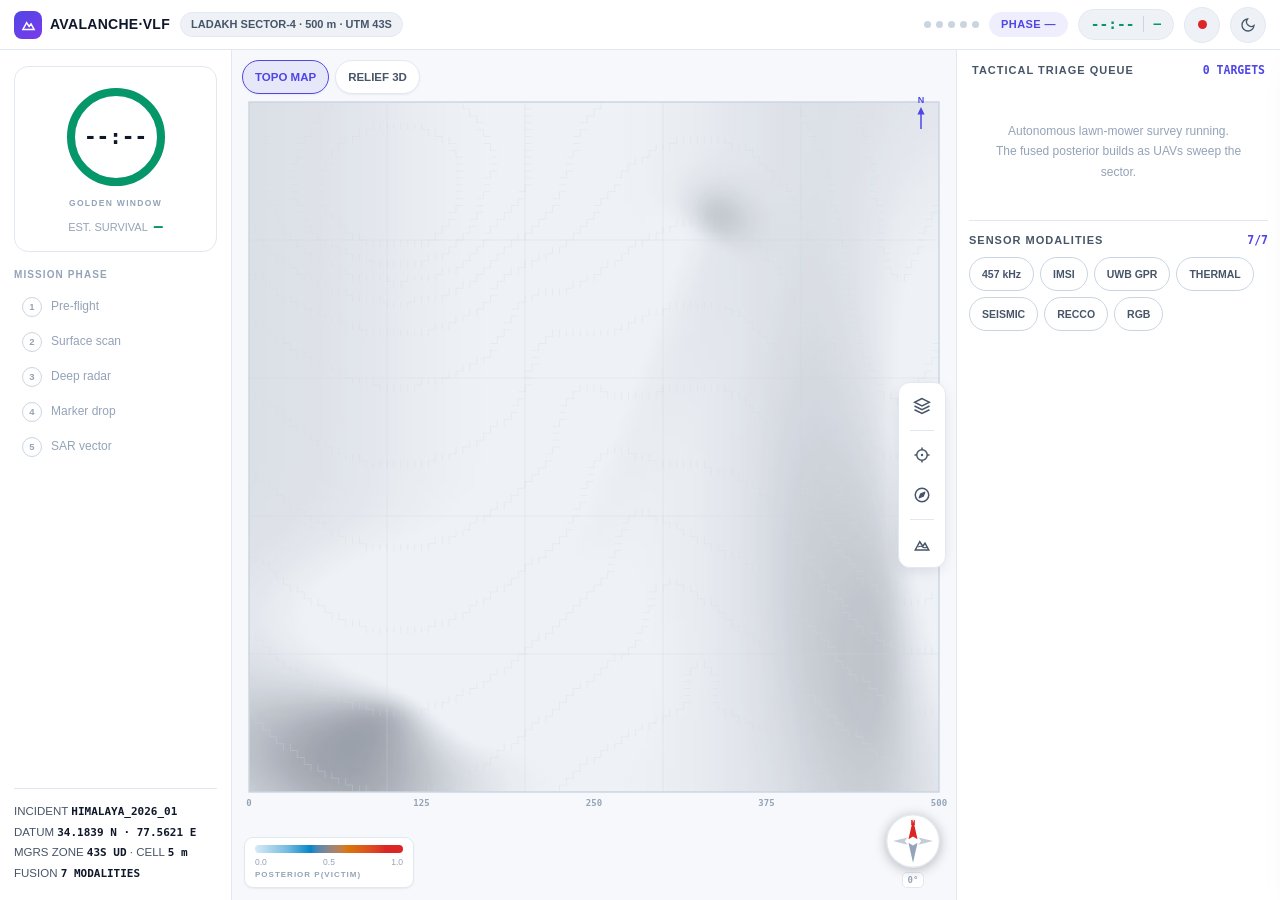
<file: frontend/index.html>
<!DOCTYPE html>
<html lang="en">
<head>
<meta charset="UTF-8">
<meta name="viewport" content="width=device-width, initial-scale=1.0, viewport-fit=cover">
<meta name="theme-color" content="#f6f8fb" media="(prefers-color-scheme: light)">
<meta name="theme-color" content="#0b1120" media="(prefers-color-scheme: dark)">
<title>AVALANCHE-VLF | Tactical SAR Command</title>
<link rel="stylesheet" href="css/app.css">
</head>
<body>
<header class="topbar">
    <div class="logo">
        <span class="logo-mark"><svg viewBox="0 0 24 24" fill="none" stroke="currentColor" stroke-width="2.4"><path d="M3 20l6-11 4 6 3-4 5 9z"/></svg></span>
        <span>AVALANCHE·VLF</span>
    </div>
    <span class="chip hide-m">LADAKH SECTOR-4 · 500 m · UTM 43S</span>
    <div class="t-space"></div>
    <div class="phase-dots hide-m" id="phaseDots"></div>
    <span class="phase-chip" id="phaseChip">PHASE —</span>
    <div class="golden-pill" id="goldenPill">
        <span class="gp-item"><span class="gp-time" id="gTime">--:--</span></span>
        <span class="gp-sep hide-m"></span>
        <span class="gp-item hide-m"><span class="gp-surv" id="gSurv">—</span></span>
    </div>
    <button class="link-dot-btn offline" id="linkBtn" aria-label="Telemetry link status" title="LINK OFFLINE"><i></i></button>
    <button class="icon-btn" id="themeBtn" aria-label="Toggle day / night theme">
        <svg id="thMoon" viewBox="0 0 24 24" fill="none" stroke="currentColor" stroke-width="2"><path d="M21 12.79A9 9 0 1 1 11.21 3 7 7 0 0 0 21 12.79z"/></svg>
        <svg id="thSun" viewBox="0 0 24 24" fill="none" stroke="currentColor" stroke-width="2" style="display:none"><circle cx="12" cy="12" r="4"/><path d="M12 2v2m0 16v2M4.93 4.93l1.41 1.41m11.32 11.32 1.41 1.41M2 12h2m16 0h2M4.93 19.07l1.41-1.41M17.66 6.34l1.41-1.41"/></svg>
    </button>
</header>

<div class="shell">
    <!-- Context rail (wide desktop) -->
    <aside class="ctx-rail">
        <div class="ring-card" id="ringCard">
            <div class="ring-wrap">
                <svg width="108" height="108" viewBox="0 0 108 108">
                    <circle class="ring-bg" cx="54" cy="54" r="45"/>
                    <circle class="ring-fg" id="ringFg" cx="54" cy="54" r="45" stroke-dasharray="282.74" stroke-dashoffset="0"/>
                </svg>
                <div class="ring-center">
                    <div class="ring-time" id="gTimeRing">--:--</div>
                </div>
            </div>
            <div class="ring-sub">Golden window</div>
            <div class="surv-row">EST. SURVIVAL <span class="surv-val" id="gSurvRing">—</span></div>
        </div>
        <div>
            <div class="rail-title">Mission Phase</div>
            <div class="phase-list" id="phaseList"></div>
        </div>
        <div class="meta-block">
            INCIDENT <b>HIMALAYA_2026_01</b><br>
            DATUM <b>34.1839 N · 77.5621 E</b><br>
            MGRS ZONE <b>43S UD</b> · CELL <b>5 m</b><br>
            FUSION <b id="fusionCount">7 MODALITIES</b>
        </div>
    </aside>

    <!-- Map pane -->
    <main class="map-pane" id="mapPane">
        <canvas id="cv2d"></canvas>
        <canvas id="cv3d"></canvas>

        <div class="map-toolbar">
            <button class="tool-chip on" id="chipPlan" aria-label="Switch to topographic map view">TOPO MAP</button>
            <button class="tool-chip" id="chipRelief" aria-label="Switch to 3D relief view">RELIEF 3D</button>
        </div>

        <!-- Unified GIS control bar -->
        <nav class="gis-bar" id="gisBar" aria-label="Map controls">
            <button class="gis-btn" id="tbLayers" aria-label="Layer management" aria-expanded="false" data-tip="LAYERS">
                <svg viewBox="0 0 24 24" fill="none" stroke="currentColor" stroke-width="2"><path d="M12 2L2 7l10 5 10-5-10-5zM2 17l10 5 10-5M2 12l10 5 10-5"/></svg>
            </button>
            <div class="gis-sep"></div>
            <button class="gis-btn green" id="tbRecenter" aria-label="Recenter on victim clusters" data-tip="RECENTER EXTENTS">
                <svg viewBox="0 0 24 24" fill="none" stroke="currentColor" stroke-width="2"><circle cx="12" cy="12" r="7"/><path d="M12 2v3M12 19v3M2 12h3M19 12h3"/><circle cx="12" cy="12" r="1.6" fill="currentColor" stroke="none"/></svg>
            </button>
            <button class="gis-btn" id="tbNorth" aria-label="Reset north-up orientation" data-tip="NORTH-UP RESET">
                <svg viewBox="0 0 24 24" fill="none" stroke="currentColor" stroke-width="2"><circle cx="12" cy="12" r="9"/><path d="M15.5 8.5l-2 5-5 2 2-5 5-2z" fill="currentColor" stroke-linejoin="round"/></svg>
            </button>
            <div class="gis-sep"></div>
            <button class="gis-btn" id="tbSlope" aria-label="Toggle slope shading and contour isolines" aria-pressed="false" data-tip="CONTOURS &amp; SLOPE">
                <svg viewBox="0 0 24 24" fill="none" stroke="currentColor" stroke-width="2"><path d="M3 20l6-11 4 6 3-4 5 9H3z"/><path d="M7 16c2-1.4 4-1.4 6 0s4 1.4 6 0" stroke-width="1.4"/></svg>
            </button>
        </nav>

        <!-- Layer management popover -->
        <div class="popover" id="layersPop" role="dialog" aria-label="Layer management">
            <div class="pop-title">Sensor Modality Layers
                <button class="pop-close" id="popClose" aria-label="Close layer panel">×</button>
            </div>
            <label class="check-row"><input type="checkbox" id="lyVlf" checked><span class="check-dot" style="background:var(--uav-a)"></span>407/457 MHz VLF</label>
            <label class="check-row"><input type="checkbox" id="lyGpr" checked><span class="check-dot" style="background:#38bdf8"></span>UWB GPR</label>
            <label class="check-row"><input type="checkbox" id="lyThermal" checked><span class="check-dot" style="background:var(--p2)"></span>LWIR Thermal</label>
            <label class="check-row"><input type="checkbox" id="lyRecco" checked><span class="check-dot" style="background:var(--uav-b)"></span>RECCO Harmonic</label>
            <label class="check-row"><input type="checkbox" id="lyRgb" checked><span class="check-dot" style="background:var(--ok)"></span>Optical RGB</label>
            <div class="pop-divider"></div>
            <div class="slider-row">
                FUSION
                <input type="range" id="fusionOpacity" min="0" max="100" value="100" aria-label="Fusion probability layer opacity">
                <span class="slider-val" id="fusionOpacityVal">100%</span>
            </div>
            <div class="pop-divider"></div>
            <div class="switch-row">UTM / MGRS Grid
                <span class="switch"><input type="checkbox" id="swGrid" checked aria-label="Toggle UTM grid"><span class="track"></span><span class="knob"></span></span>
            </div>
            <div class="switch-row">Contour Lines
                <span class="switch"><input type="checkbox" id="swContours" checked aria-label="Toggle contour lines"><span class="track"></span><span class="knob"></span></span>
            </div>
            <div class="switch-row">Search Drone Vectors
                <span class="switch"><input type="checkbox" id="swVectors" checked aria-label="Toggle drone vectors"><span class="track"></span><span class="knob"></span></span>
            </div>
        </div>

        <!-- Posterior probability ramp -->
        <div class="ramp" id="rampLegend" aria-hidden="true">
            <div class="ramp-bar"></div>
            <div class="ramp-ticks"><span>0.0</span><span>0.5</span><span>1.0</span></div>
            <div class="ramp-cap">Posterior P(victim)</div>
        </div>

        <!-- Orientation gizmo (corner compass) -->
        <button class="orient-gizmo" id="orientGizmo" aria-label="Reset view to north-up"
                title="North-up reset — click to reorient">
            <svg viewBox="0 0 64 64" width="58" height="58">
                <circle cx="32" cy="32" r="29" fill="var(--surface)" stroke="var(--border)" stroke-width="1.5"/>
                <g id="gizmoRose" style="transform-origin:32px 32px">
                    <path d="M32 8 L37 30 L32 27 L27 30 Z" fill="#dc2626"/>
                    <path d="M32 56 L37 34 L32 37 L27 34 Z" fill="var(--ink-3)"/>
                    <path d="M10 32 L26 28 L23 32 L26 36 Z" fill="var(--ink-3)" opacity=".55"/>
                    <path d="M54 32 L38 28 L41 32 L38 36 Z" fill="var(--ink-3)" opacity=".55"/>
                </g>
                <text x="32" y="14.5" text-anchor="middle" font-size="7" font-weight="800"
                      fill="var(--p1)" font-family="ui-monospace,monospace">N</text>
            </svg>
            <span class="gizmo-tilt" id="gizmoTilt">0°</span>
        </button>
    </main>

    <!-- Triage column (desktop / tablet-wide) -->
    <aside class="right-col">
        <div class="rc-head"><h2>Tactical Triage Queue</h2><span id="qCount">0 TARGETS</span></div>
        <div class="rc-scroll">
            <div id="queueDesk"></div>
            <div class="sensor-block">
                <div class="rc-head" style="padding:0 0 8px"><h2>Sensor Modalities</h2><span id="sCount">7/7</span></div>
                <div class="sensor-grid" id="sensorsDesk"></div>
            </div>
        </div>
    </aside>
</div>

<!-- Mobile / tablet persistent bottom sheet -->
<div class="sheet-backdrop" id="sheetBackdrop"></div>
<section class="sheet" id="targetSheet" aria-label="Target queue and sensors">
    <button class="sheet-grip" id="sheetGrip" aria-label="Expand or collapse panel"><span></span></button>
    <div class="sheet-peek" id="sheetPeekRow">
        <span class="peek-label">NEXT<br>TARGET</span>
        <span class="peek-target" id="peekTarget"><span class="peek-empty">Survey running — posterior building…</span></span>
        <svg class="peek-chev" width="16" height="16" viewBox="0 0 24 24" fill="none" stroke="currentColor" stroke-width="2.4"><path d="M18 15l-6-6-6 6"/></svg>
    </div>
    <div class="sheet-body">
        <div class="sheet-section-title" style="border-top:none;margin-top:0;padding-top:2px">Tactical Triage Queue · <span id="qCountSheet">0</span></div>
        <div id="queueSheet"></div>
        <div class="sheet-section-title">Sensor Modalities · <span id="sCountSheet">7/7 NOMINAL</span></div>
        <div class="sensor-grid" id="sensorsSheet" style="padding:0 2px 4px"></div>
    </div>
</section>

<!-- Non-blocking DSP telemetry drawer -->
<div class="drawer-backdrop" id="drawerBackdrop"></div>
<aside class="dsp-drawer" id="dspDrawer" role="dialog" aria-label="DSP telemetry inspector">
    <div class="d-head">
        <div>
            <h3 id="mTitle">TARGET ANALYTICS</h3>
            <div class="d-sub" id="mSub"></div>
        </div>
        <div class="d-actions">
            <button class="d-close" id="mFocusBtn" aria-label="Focus map on target" title="Focus map on target">
                <svg width="15" height="15" viewBox="0 0 24 24" fill="none" stroke="currentColor" stroke-width="2"><circle cx="12" cy="12" r="7"/><path d="M12 2v3M12 19v3M2 12h3M19 12h3"/></svg>
            </button>
            <button class="d-close" id="mClose" aria-label="Close inspector">×</button>
        </div>
    </div>
    <div class="d-body">
        <div class="dsp-grid">
            <div class="d-card">
                <h4>Airborne Micro-Doppler Respiration</h4>
                <canvas id="dopCv"></canvas>
                <div class="d-foot"><span>STATUS: <b class="ok" id="dStat">SCANNING</b></span><span>FREQ: <b id="dFreq">—</b></span></div>
            </div>
            <div class="d-card">
                <h4>Subsurface GPR Hyperbolic Reflection</h4>
                <canvas id="gprCv"></canvas>
                <div class="d-foot"><span>TWO-WAY TIME: <b id="dTwt">—</b></span><span>DEPTH Z: <b class="info" id="mDepth">—</b></span></div>
            </div>
        </div>
        <div class="d-card">
            <h4>Dielectric Permittivity Contrast ε<sub>r</sub></h4>
            <div class="perm-track"><div class="perm-fill" id="permFill"></div></div>
            <div class="perm-lbls"><span>Dry snow ≈ 3.2</span><span>Rock / ice ≈ 6–9</span><span class="hot">Human tissue ≈ 50–55</span></div>
            <div style="font-size:10.5px;color:var(--ink-2);margin-top:7px" id="permNote"></div>
        </div>
        <div class="dir-box">
            <div>APPROACH AZIMUTH<br><b id="mAz">—</b></div>
            <div>MARKER STATUS<br><b class="go" id="mMk">STANDBY</b></div>
        </div>
        <button class="focus-btn" id="focusTargetBtn">
            <svg width="13" height="13" viewBox="0 0 24 24" fill="none" stroke="currentColor" stroke-width="2"><circle cx="12" cy="12" r="7"/><path d="M12 2v3M12 19v3M2 12h3M19 12h3"/></svg>
            FOCUS MAP ON TARGET
        </button>
    </div>
</aside>

<script src="vendor/three.min.js"></script>
<script src="vendor/OrbitControls.js"></script>
<script src="link_state.js"></script>
<script src="js/dem.js"></script>
<script src="js/fusion.js"></script>
<script src="js/map2d.js"></script>
<script src="js/relief3d.js"></script>
<script src="js/app.js"></script>
</body>
</html>
</file>
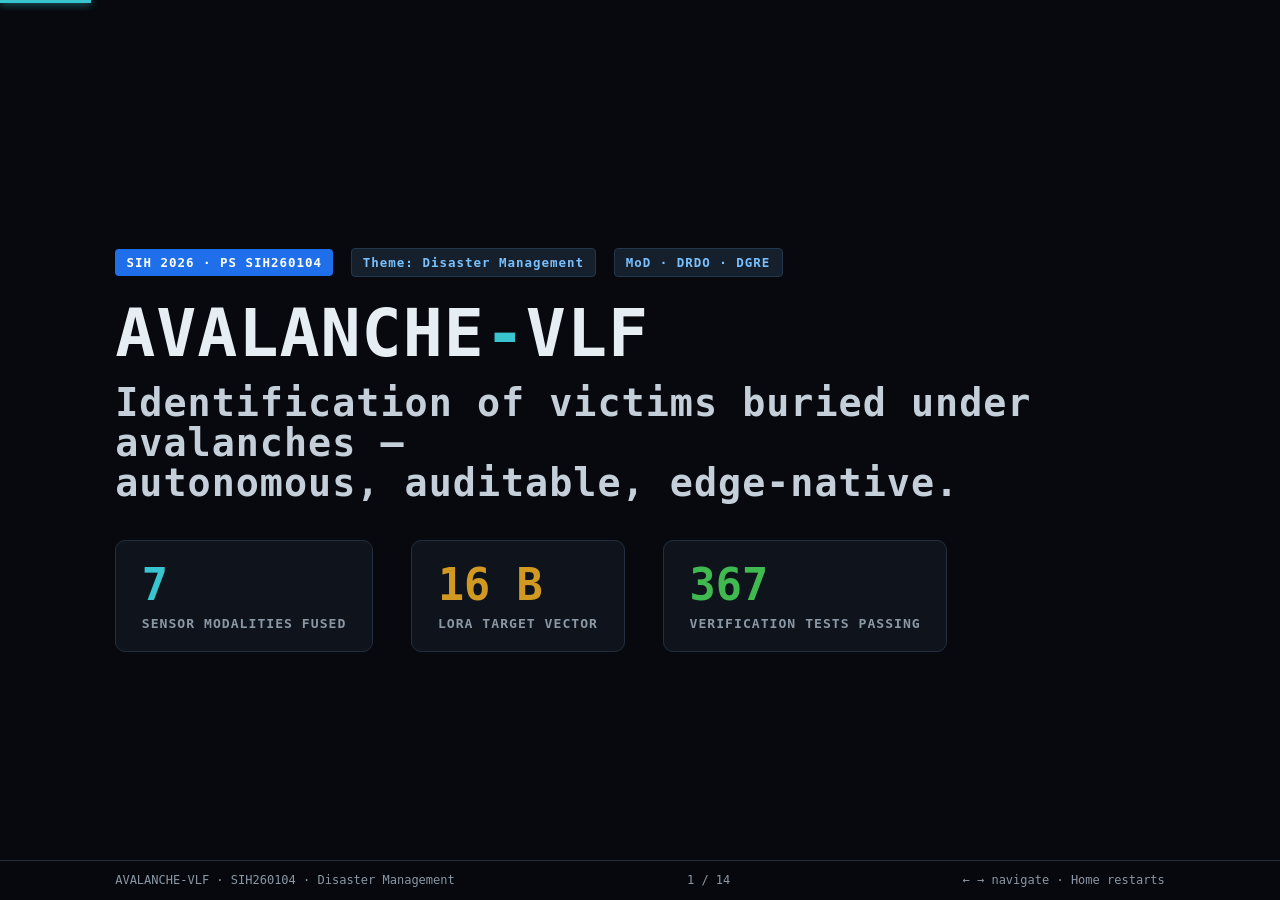
<file: presentation/sih2026_deck.html>
<!DOCTYPE html>
<html lang="en">
<head>
<meta charset="UTF-8">
<meta name="viewport" content="width=device-width, initial-scale=1.0">
<title>AVALANCHE-VLF — SIH260104</title>
<style>
    :root {
        --bg: #07090e; --panel: #0f141c; --border: #232f3e;
        --text: #e6edf3; --muted: #8a97a5;
        --accent: #39c5cf; --p1: #f85149; --gold: #d29922; --green: #3fb950; --violet: #bc8cff;
    }
    * { box-sizing: border-box; margin: 0; padding: 0;
        font-family: -apple-system, BlinkMacSystemFont, "Segoe UI", Roboto, monospace; }
    body { background: var(--bg); color: var(--text); height: 100vh; overflow: hidden; }

    .deck { position: relative; width: 100vw; height: 100vh; }
    .slide {
        position: absolute; inset: 0;
        display: none; flex-direction: column; justify-content: center;
        padding: 6vh 9vw;
    }
    .slide.active { display: flex; animation: fadein 0.35s ease; }
    @keyframes fadein { from { opacity: 0; transform: translateY(8px); } to { opacity: 1; transform: none; } }

    .kicker { font-size: clamp(0.7rem, 1.4vw, 0.85rem); font-weight: 800; letter-spacing: 2.5px;
              color: var(--accent); text-transform: uppercase; margin-bottom: 1.6vh; }
    h1 { font-size: clamp(2.2rem, 5.2vw, 4.2rem); font-weight: 900; letter-spacing: 1px; line-height: 1.05; }
    h2 { font-size: clamp(1.5rem, 3.2vw, 2.6rem); font-weight: 850; margin-bottom: 3.5vh; line-height: 1.15; }
    h2 em, h1 em { color: var(--accent); font-style: normal; }
    p, li { font-size: clamp(0.95rem, 1.9vw, 1.25rem); color: #c4cfd9; line-height: 1.55; }
    ul { list-style: none; }
    li { margin-bottom: 1.6vh; padding-left: 1.4em; position: relative; }
    li::before { content: "▸"; position: absolute; left: 0; color: var(--accent); font-weight: 900; }
    strong { color: #fff; }
    .mono { font-family: ui-monospace, Menlo, Consolas, monospace; }

    .cols { display: grid; grid-template-columns: 1fr 1fr; gap: 4vw; align-items: start; }
    .stat-row { display: flex; gap: 3vw; margin-top: 4vh; flex-wrap: wrap; }
    .stat { background: var(--panel); border: 1px solid var(--border); border-radius: 10px;
            padding: 2.2vh 2vw; min-width: 16vw; }
    .stat .num { font-size: clamp(1.6rem, 3.4vw, 2.8rem); font-weight: 900; color: var(--p1); }
    .stat .num.g { color: var(--green); } .stat .num.a { color: var(--gold); } .stat .num.c { color: var(--accent); }
    .stat .lbl { font-size: clamp(0.68rem, 1.2vw, 0.82rem); color: var(--muted); text-transform: uppercase;
                 letter-spacing: 1px; margin-top: 0.6vh; font-weight: 700; }

    table { width: 100%; border-collapse: collapse; font-size: clamp(0.78rem, 1.5vw, 1rem); }
    th { text-align: left; color: var(--muted); text-transform: uppercase; font-size: 0.72em;
         letter-spacing: 1px; padding: 0.8em 0.9em; border-bottom: 1px solid var(--border); }
    td { padding: 0.75em 0.9em; border-bottom: 1px solid rgba(35, 47, 62, 0.5); color: #c4cfd9; }
    td:first-child { color: #fff; font-weight: 700; }
    tr:last-child td { border-bottom: none; }

    .flow { display: flex; gap: 1.2vw; margin-top: 2vh; flex-wrap: wrap; }
    .node { background: var(--panel); border: 1px solid var(--border); border-radius: 8px;
            padding: 1.8vh 1.4vw; font-size: clamp(0.72rem, 1.4vw, 0.92rem); font-weight: 700;
            flex: 1; min-width: 12vw; text-align: center; }
    .node span { display: block; color: var(--muted); font-weight: 400; font-size: 0.82em; margin-top: 0.5vh; }
    .arrow { align-self: center; color: var(--accent); font-size: 1.4rem; font-weight: 900; }

    .badge { display: inline-block; background: #1f6feb; color: #fff; font-size: clamp(0.65rem, 1.2vw, 0.78rem);
             font-weight: 800; padding: 0.45em 0.9em; border-radius: 4px; letter-spacing: 1px; margin-right: 0.6vw; }
    .badge.dark { background: #16202c; color: #79c0ff; border: 1px solid #23374d; }

    .footer-bar { position: fixed; bottom: 0; left: 0; right: 0; display: flex; justify-content: space-between;
                  align-items: center; padding: 1.4vh 9vw; font-size: clamp(0.62rem, 1.1vw, 0.75rem);
                  color: var(--muted); border-top: 1px solid var(--border); background: rgba(7, 9, 14, 0.9); z-index: 10; }
    .progress { position: fixed; top: 0; left: 0; height: 3px; background: var(--accent);
                box-shadow: 0 0 8px var(--accent); transition: width 0.25s ease; z-index: 20; }

    .quote { border-left: 4px solid var(--p1); padding-left: 1.5em; font-size: clamp(1rem, 2.1vw, 1.4rem);
             color: #dde5ec; font-style: italic; max-width: 60ch; }
</style>
</head>
<body>
<div class="progress" id="progress"></div>
<div class="deck" id="deck">

<!-- 1 TITLE -->
<section class="slide active">
    <div style="margin-bottom: 2.5vh;">
        <span class="badge">SIH 2026 · PS SIH260104</span>
        <span class="badge dark">Theme: Disaster Management</span>
        <span class="badge dark">MoD · DRDO · DGRE</span>
    </div>
    <h1>AVALANCHE<span style="color:var(--accent)">-</span>VLF</h1>
    <h1 style="font-size:clamp(1.3rem,3vw,2.4rem); font-weight:700; color:#c4cfd9; margin-top:1.5vh;">
        Identification of victims buried under avalanches —<br>autonomous, auditable, edge-native.
    </h1>
    <div class="stat-row">
        <div class="stat"><div class="num c">7</div><div class="lbl">Sensor modalities fused</div></div>
        <div class="stat"><div class="num a">16 B</div><div class="lbl">LoRa target vector</div></div>
        <div class="stat"><div class="num g">367</div><div class="lbl">Verification tests passing</div></div>
    </div>
</section>

<!-- 2 THE PROBLEM -->
<section class="slide">
    <div class="kicker">The problem — SIH260104</div>
    <h2>The burial clock runs at <em>15 minutes</em>. The response arrives in <em>30–60.</em></h2>
    <div class="cols">
        <ul>
            <li>Buried victims survive on an <strong>asphyxiation cliff</strong>: ~90% survival if extracted within 15 minutes, below 30% past 35 minutes.</li>
            <li>Sectors like Siachen, Ladakh and North Sikkim need <strong>30–60+ minutes</strong> just to mobilize a probe line.</li>
            <li><strong>Passive victims carry nothing</strong> — no 457 kHz transceiver, no RECCO reflector, often no phone. Existing systems cannot see them.</li>
            <li>India already forecasts and detects releases: DGRE's Sikkim radar flags an avalanche <strong>within 3 seconds</strong>, and its drone-based buried-object detector was airlifted to the 2025 Mana rescue. What remains unsolved is <strong>rapid victim localization after the release</strong>.</li>
        </ul>
        <div>
            <div class="stat-row" style="margin-top:0;">
                <div class="stat"><div class="num">~90%</div><div class="lbl">Survival ≤ 15 min</div></div>
                <div class="stat"><div class="num a">&lt;30%</div><div class="lbl">Survival &gt; 35 min</div></div>
            </div>
            <div class="stat-row">
                <div class="stat"><div class="num">50+ min</div><div class="lbl">Probe-line sweep of one debris field</div></div>
                <div class="stat"><div class="num c">10–15 min</div><div class="lbl">Dual-UAV autonomous sweep (target)</div></div>
            </div>
        </div>
    </div>
</section>

<!-- 3 WHY EXISTING FAILS -->
<section class="slide">
    <div class="kicker">Why current methods fall short</div>
    <h2>Three field failure modes dominate every published attempt</h2>
    <table>
        <tr><th>Approach</th><th>Fails because</th></tr>
        <tr><td>Handheld beacon search</td><td>Needs trained searchers on foot across dangerous debris; hopeless for passive victims</td></tr>
        <tr><td>Drone + 457 kHz receiver</td><td>Motor EMI collapses sensitivity to ~6 m radius vs 50 m handheld (documented 2017–2025)</td></tr>
        <tr><td>Thermal / RGB only</td><td>Buried victims emit nothing visible through 1–3 m of snowpack</td></tr>
        <tr><td>Single-modality ML concepts</td><td>One sensor, no cross-confirmation, no wire format to rescuers, unverified output</td></tr>
        <tr><td>Black-box ML triage</td><td>Unexplainable decisions are indefensible when lives and missions are audited</td></tr>
    </table>
    <p style="margin-top:3.5vh;">AVALANCHE-VLF is engineered against each of these — <strong>not around them.</strong></p>
</section>

<!-- 4 SOLUTION OVERVIEW -->
<section class="slide">
    <div class="kicker">Our answer</div>
    <h2>A deterministic fusion engine that turns sensor passes into <em>rescue directives</em></h2>
    <div class="flow">
        <div class="node">Dual UAV sweep<span>457 kHz · GPR · micro-Doppler<br>seismic · thermal · RGB · RF</span></div>
        <div class="arrow">→</div>
        <div class="node">Evidence adapters<span>log-likelihood ratio<br>+ environmental quality q<sub>k</sub></span></div>
        <div class="arrow">→</div>
        <div class="node">Bayesian grid fusion<span>leaky accumulators<br>saturated per evidence group</span></div>
        <div class="arrow">→</div>
        <div class="node">Triage + survival ranking<span>P(H) × S(t,ρ) ÷ effort+risk</span></div>
        <div class="arrow">→</div>
        <div class="node">Directive<span>true MGRS · depth Z · safe azimuth<br>16-byte LoRa frame</span></div>
    </div>
    <ul style="margin-top:4vh;">
        <li><strong>Zero ML in the decision path.</strong> Every log-odds update is closed-form, reproducible, and logged to JSONL for after-action audit.</li>
        <li><strong>Runs fully offline</strong> on a Jetson-class edge node — built for air-gapped operations.</li>
    </ul>
</section>

<!-- 5 ARCHITECTURE -->
<section class="slide">
    <div class="kicker">Architecture</div>
    <h2>Small, strict modules with enforced boundaries</h2>
    <table>
        <tr><th>Module</th><th>Responsibility</th></tr>
        <tr><td>engine/adapters/</td><td>One adapter per modality: parse → LLR → environmental quality. Unknown sensors fail loudly, never silently default.</td></tr>
        <tr><td>engine/fusion.py</td><td>Log-odds accumulation, saturation caps, multi-pass persistence, directive issuance under a single state lock</td></tr>
        <tr><td>engine/geo.py</td><td>Dependency-free WGS84 → UTM → MGRS (USGS PP 1395, NGA TM 8358.1)</td></tr>
        <tr><td>engine/terrain.py</td><td>DEM priors, slope-band likelihoods, monotonic rescuer hazard</td></tr>
        <tr><td>config/loader.py</td><td>Schema-validated YAML; hot-swaps validate on a deep copy and persist atomically</td></tr>
        <tr><td>telemetry/lora_packet.py</td><td>16-byte big-endian frame, CRC-16/CCITT, origin-referenced offsets that raise rather than wrap</td></tr>
        <tr><td>frontend/</td><td>Zero-dependency HUD; server owns the survival clock, browser only renders it</td></tr>
    </table>
</section>

<!-- 6 DECISION MATH -->
<section class="slide">
    <div class="kicker">The math that decides</div>
    <h2>Correlated sensors cannot inflate confidence</h2>
    <div class="cols">
        <ul>
            <li>Modalities split into <strong>Group A (electronic), B (subsurface), C (surface)</strong>.</li>
            <li>Each group saturates at its own cap: Γ<sub>A</sub>=4.5, Γ<sub>B</sub>=4.2, Γ<sub>C</sub>=2.5 log-odds. Ten co-located receivers still cannot reach P1 alone.</li>
            <li>Accumulators leak <strong>γ = 0.96 per second</strong> of wall time — staleness tracks real time, not scan frequency.</li>
            <li>Multi-pass persistence: repeated detections ≥5 s apart earn +0.75; consistent ghosts lose 0.40.</li>
            <li>Posterior log-odds clamped to ±15 before sigmoid — no numerical windup, ever.</li>
        </ul>
        <div>
            <p style="margin-bottom:2vh;"><strong>Triage thresholds</strong></p>
            <table>
                <tr><th>Zone</th><th>Rule</th><th>Action</th></tr>
                <tr><td style="color:var(--p1)">P1</td><td>P ≥ 0.85</td><td>Probe & excavate, marker drop</td></tr>
                <tr><td style="color:var(--gold)">P2</td><td>P ≥ 0.45</td><td>Secondary radar pass</td></tr>
                <tr><td style="color:#58a6ff">P3</td><td>P ≥ 0.15</td><td>Candidate watch</td></tr>
                <tr><td style="color:var(--green)">P4</td><td>P &lt; 0.15</td><td>No alarm</td></tr>
            </table>
        </div>
    </div>
</section>

<!-- 7 PASSIVE DETECTION -->
<section class="slide">
    <div class="kicker">The differentiator</div>
    <h2>Finding the victim who <em>carries nothing</em></h2>
    <ul>
        <li><strong>GPR dielectric contrast:</strong> human tissue ε<sub>r</sub> ≈ 50–55 vs snow ε<sub>r</sub> ≈ 3.2 and granite ε<sub>r</sub> ≈ 6–9. The engine reads permittivity directly from the payload schema and rejects rock clutter by value.</li>
        <li><strong>Micro-Doppler respiration:</strong> chest-wall displacement in the 0.2–0.4 Hz band distinguishes a living subject from static debris returns.</li>
        <li><strong>Micro-seismic impulse patterns:</strong> periodic tapping/calling detection corroborates life-signs acoustically.</li>
        <li>Wet-snow absorption modeled as q = e<sup>−κ·ρ·d</sup> so degraded penetration lowers evidence weight instead of manufacturing false confidence.</li>
    </ul>
    <p class="quote" style="margin-top:3vh;">A non-cooperative civilian reaches P1 strictly through subsurface cross-confirmation — demonstrated live in the demo scenario.</p>
</section>

<!-- 8 DIRECTIVE -->
<section class="slide">
    <div class="kicker">From lock to rescuer</div>
    <h2>Every P1 lock emits a <em>complete rescue order</em></h2>
    <ul>
        <li><strong>True MGRS reference:</strong> real WGS84 → UTM → MGRS conversion, verified against the published anchor <span class="mono">31N AA 66021 00000</span> and sub-millimeter global round-trips. No fabricated coordinates anywhere.</li>
        <li><strong>Burial depth Z:</strong> radar two-way-time estimate carried into the directive and the LoRa frame.</li>
        <li><strong>Safe approach azimuth:</strong> perpendicular to the terrain gradient in compass frame — verified numerically that the heading is contour-parallel (dot product = 0). Rescuers never walk the fall-line the system exists to warn about.</li>
        <li><strong>16-byte LoRa frame:</strong> msg type, cell, probability, depth cm, radius dm, bearing, flags, mission-grid offsets, CRC-16. Out-of-range values raise — they never wrap silently.</li>
    </ul>
</section>

<!-- 9 VERIFICATION -->
<section class="slide">
    <div class="kicker">Verified correctness</div>
    <h2>"Foolproof" is a test suite, not a claim</h2>
    <div class="stat-row" style="margin-top:0;">
        <div class="stat"><div class="num g">367</div><div class="lbl">Tests passing</div></div>
        <div class="stat"><div class="num c">&lt;1 mm</div><div class="lbl">Geo round-trip error, ~1,060-point global sweep</div></div>
        <div class="stat"><div class="num a">±0 m</div><div class="lbl">Azimuth-to-gradient dot product tolerance</div></div>
    </div>
    <ul style="margin-top:3.5vh;">
        <li><strong>Anchors + properties, not vibes:</strong> null-island MGRS anchor, central-meridian exactness, mirror symmetry, forward/inverse closure.</li>
        <li><strong>Concurrency:</strong> 8 parallel workers hammer one cell; lock safety asserted, no NaN ever observed.</li>
        <li><strong>Boundaries:</strong> malformed configs rejected with zero trace on live state; unknown sensor priors raise; API rejects invalid hot-swaps with 422.</li>
        <li><strong>E2E:</strong> server boots, streams 10 Hz frames, issues its first P1 directive with correct MGRS and contour azimuth inside 40 seconds.</li>
    </ul>
</section>

<!-- 10 HARDWARE & CONNECTIVITY -->
<section class="slide">
    <div class="kicker">Hardware & connectivity plan</div>
    <h2>Real devices, three-tier links, honest costs</h2>
    <table>
        <tr><th>Modality</th><th>Device</th><th>Field note</th></tr>
        <tr><td>457 kHz RX</td><td>Barryvox UART tap or ferrite SDR front-end</td><td>Mast-mounted 2 m below airframe to beat motor EMI</td></tr>
        <tr><td>UWB GPR</td><td>Zond Aero LF class / LRDE pod</td><td>Wet-snow absorption calibrated per season</td></tr>
        <tr><td>Micro-Doppler</td><td>TI IWR6843 60 GHz FMCW</td><td>Proven 0.1–1 Hz chest-wall band</td></tr>
        <tr><td>Thermal / RGB</td><td>FLIR Boson 640 + gimbal cam</td><td>Shallow/surface victims</td></tr>
        <tr><td>Edge compute</td><td>Jetson Orin NX command + Orin Nano per UAV</td><td>Air-gapped, offline-first</td></tr>
    </table>
    <ul style="margin-top:2.5vh;">
        <li><strong>Tier 1</strong> MAVLink @ 900 MHz HDR (swarm) · <strong>Tier 2</strong> our 16-byte vectors over LoRa 865–867 MHz (responders, NLOS) · <strong>Tier 3</strong> Iridium SBD to HQ — aligned with DGRE's IAWNS-S/NATSAT SATCOM direction.</li>
        <li>100 targets/min of directives is trivially within LoRa duty cycle; the HUD never crosses narrowband tiers.</li>
    </ul>
</section>

<!-- 11 INDIA INTEGRATION -->
<section class="slide">
    <div class="kicker">Integration into Indian infrastructure</div>
    <h2>Built to plug into DGRE's world, not replace it</h2>
    <ul>
        <li><strong>DGRE (DRDO):</strong> consumes their AWS network and winter advisories to calibrate priors; complements their infrasound/seismic release-detection research — their trigger, our sweep.</li>
        <li><strong>Army / ITBP:</strong> command node at battalion HQ; directives reach unit rescue teams over existing Tier-2 radios.</li>
        <li><strong>NDRF / SDRF:</strong> highway and rail avalanche response maps onto PROBE_EXCAVATE directives directly.</li>
        <li><strong>Regulatory-clean:</strong> marker and LoRa sit inside India's delicensed 865–867 MHz SRD band; DGCA Drone Rules 2021 VLOS-first then exemption path; IMSI module ships disabled pending LEA partnership.</li>
        <li><strong>Atmanirbhar option set:</strong> ideaForge/Garuda airframes, indigenous GPR partnership, DGRE data partnership for calibration.</li>
    </ul>
</section>

<!-- 12 ROADMAP -->
<section class="slide">
    <div class="kicker">Roadmap to field truth</div>
    <h2>The gate is hardware, and we sequenced it honestly</h2>
    <table>
        <tr><th>Phase</th><th>Milestone</th><th>Exit criterion</th></tr>
        <tr><td>Now</td><td>Verified decision core + wire formats + HUD (this repo)</td><td>367/367 tests, E2E directive issuance</td></tr>
        <tr><td>6.1</td><td>Single-modality bench rig: 457 kHz → adapter → fusion on a sled</td><td>Adapter contract proven on real bytes</td></tr>
        <tr><td>6.2</td><td>EKF point refinement after grid MAP lock (literature-standard two-stage)</td><td>Sub-meter aim point vs 5 m cell</td></tr>
        <tr><td>6.3</td><td>GeoTIFF DEM ingestion; field calibration harness for priors</td><td>Priors fitted from real snow-pit truth</td></tr>
        <tr><td>7</td><td>Infrasound auto-trigger, multi-victim deconfliction, swarm partitioning</td><td>DGRE field benchmark, Siachen/Ladakh trial</td></tr>
    </table>
</section>

<!-- 13 RISK HONESTY -->
<section class="slide">
    <div class="kicker">Risk honesty</div>
    <h2>What will try to kill this system — and the answer already in the design</h2>
    <table>
        <tr><th>Risk</th><th>Answer in the design</th></tr>
        <tr><td>Motor EMI blinds beacon search (~6 m on electric drones)</td><td>q_emi attenuation models it; mast mounting rule; per-airframe calibration procedure</td></tr>
        <tr><td>Wet spring snow kills GPR depth</td><td>Exponential absorption model; Groups A/C still carry shallow victims</td></tr>
        <tr><td>GNSS multipath in deep gullies</td><td>RTK base on command vehicle; visual-inertial odometry scoped for Phase 7</td></tr>
        <tr><td>False positives erode operator trust</td><td>High τ_P1, saturation caps, full JSONL reconstruction of any lock</td></tr>
        <tr><td>−30 °C battery collapse</td><td>Self-heating packs, warm-soak procedures in deployment plan</td></tr>
    </table>
</section>

<!-- 14 CLOSE -->
<section class="slide">
    <div class="kicker">Thesis</div>
    <h2>Every minute removed from search time buys <em>points of survival probability</em>.</h2>
    <p style="max-width: 70ch;">AVALANCHE-VLF removes the two slowest stages of the pipeline — human sweeping and human prioritization — while keeping every decision reproducible enough to defend in an audit.</p>
    <div class="stat-row">
        <div class="stat"><div class="num g">Deterministic</div><div class="lbl">No black boxes in triage</div></div>
        <div class="stat"><div class="num c">Edge-native</div><div class="lbl">Air-gapped by design</div></div>
        <div class="stat"><div class="num a">DGRE-ready</div><div class="lbl">Bands, doctrine, data partners</div></div>
    </div>
    <p style="margin-top:4vh; color:var(--muted);" class="mono">
        github.com/AMOLSHUKL/avalanche_vlf · Apache-2.0 · pytest: 367 passed
    </p>
</section>

</div>

<div class="footer-bar">
    <span>AVALANCHE-VLF · SIH260104 · Disaster Management</span>
    <span id="counter">1 / 14</span>
    <span>← → navigate · Home restarts</span>
</div>

<script>
const slides = Array.from(document.querySelectorAll(".slide"));
let index = 0;

function show(i) {
    index = Math.max(0, Math.min(slides.length - 1, i));
    slides.forEach((s, n) => s.classList.toggle("active", n === index));
    document.getElementById("counter").innerText = `${index + 1} / ${slides.length}`;
    document.getElementById("progress").style.width =
        `${((index + 1) / slides.length) * 100}%`;
}

window.addEventListener("keydown", (e) => {
    if (["ArrowRight", "PageDown", " "].includes(e.key)) { show(index + 1); e.preventDefault(); }
    else if (["ArrowLeft", "PageUp"].includes(e.key)) { show(index - 1); e.preventDefault(); }
    else if (e.key === "Home") { show(0); }
    else if (e.key === "End") { show(slides.length - 1); }
});
document.getElementById("deck").addEventListener("click", () => show(index + 1));
show(0);
</script>
</body>
</html>
</file>
<file: frontend/css/app.css>
/* ============================================================
   AVALANCHE-VLF Tactical Command — design tokens + UI
   Light: clean alpine ops  ·  Dark: night-ops grid tone
   All colors flow through these tokens only.
   ============================================================ */
:root {
    --bg: #f6f8fb;
    --surface: #ffffff;
    --surface-2: #eef2f7;
    --border: #e2e8f0;
    --border-strong: #cbd5e1;
    --ink: #0f172a;
    --ink-2: #475569;
    --ink-3: #94a3b8;
    --accent: #4f46e5;
    --accent-hover: #4338ca;
    --accent-soft: rgba(79, 70, 229, 0.09);
    --p1: #dc2626;   --p1-soft: rgba(220, 38, 38, 0.09);
    --p2: #d97706;   --p2-soft: rgba(217, 119, 6, 0.10);
    --p3: #0284c7;   --p3-soft: rgba(2, 132, 199, 0.10);
    --ok: #059669;   --ok-soft: rgba(5, 150, 105, 0.10);
    --uav-a: #0891b2;
    --uav-b: #7c3aed;
    --sig-cyan: #0891b2;
    --sig-green: #059669;
    --shadow-sm: 0 1px 2px rgba(15, 23, 42, .06);
    --shadow-md: 0 4px 16px -4px rgba(15, 23, 42, .14);
    --shadow-lg: 0 12px 40px -8px rgba(15, 23, 42, .25);
    --r-lg: 14px; --r-md: 10px; --r-sm: 7px;
    --peek: 92px;
    --topbar-h: 50px;
    --toolbar-w: 46px;
    --sat: env(safe-area-inset-top, 0px);
    --sab: env(safe-area-inset-bottom, 0px);
    --font: -apple-system, BlinkMacSystemFont, "Segoe UI", Roboto, sans-serif;
    --mono: ui-monospace, "SF Mono", Menlo, Consolas, monospace;
}
[data-theme="dark"] {
    --bg: #0b1120;
    --surface: #121c30;
    --surface-2: #182338;
    --border: #223049;
    --border-strong: #35486b;
    --ink: #e2e8f0;
    --ink-2: #94a3b8;
    --ink-3: #64748b;
    --accent: #818cf8;
    --accent-hover: #a5b4fc;
    --accent-soft: rgba(129, 140, 248, 0.12);
    --p1: #f87171;   --p1-soft: rgba(248, 113, 113, 0.12);
    --p2: #fbbf24;   --p2-soft: rgba(251, 191, 36, 0.12);
    --p3: #38bdf8;   --p3-soft: rgba(56, 189, 248, 0.12);
    --ok: #34d399;   --ok-soft: rgba(52, 211, 153, 0.12);
    --uav-a: #22d3ee;
    --uav-b: #a78bfa;
    --sig-cyan: #22d3ee;
    --sig-green: #34d399;
    --shadow-sm: 0 1px 2px rgba(0, 0, 0, .4);
    --shadow-md: 0 4px 16px -4px rgba(0, 0, 0, .5);
    --shadow-lg: 0 12px 40px -8px rgba(0, 0, 0, .65);
}

* { box-sizing: border-box; margin: 0; padding: 0; font-family: var(--font); }
html { height: 100%; }
body {
    height: 100%; overflow: hidden; position: fixed; inset: 0;
    background: var(--bg); color: var(--ink);
    font-size: 14px; line-height: 1.45;
    -webkit-tap-highlight-color: transparent;
    transition: background .25s, color .25s;
}
@media (min-width: 1280px) { body { font-size: 14.5px; } }
button { cursor: pointer; font-family: inherit; color: inherit; }
:focus-visible { outline: 2px solid var(--accent); outline-offset: 2px; border-radius: 4px; }
::-webkit-scrollbar { width: 6px; height: 6px; }
::-webkit-scrollbar-thumb { background: var(--border-strong); border-radius: 3px; }
::-webkit-scrollbar-track { background: transparent; }

/* ================= Top bar ================= */
.topbar {
    height: calc(var(--topbar-h) + var(--sat));
    padding: var(--sat) 14px 0;
    background: var(--surface);
    border-bottom: 1px solid var(--border);
    display: flex; align-items: center; gap: 10px;
    z-index: 60; position: relative;
}
.logo { display: flex; align-items: center; gap: 8px; font-weight: 800; font-size: 13px; letter-spacing: .3px; white-space: nowrap; }
@media (min-width: 768px) { .logo { font-size: 14px; } }
.logo-mark { width: 28px; height: 28px; border-radius: 8px; display: grid; place-items: center; flex-shrink: 0;
    background: linear-gradient(145deg, var(--accent), #7c3aed); color: #fff; }
.logo-mark svg { width: 15px; height: 15px; }
.chip { display: inline-flex; align-items: center; gap: 5px; font-size: 11px; font-weight: 700;
    color: var(--ink-2); background: var(--surface-2); border: 1px solid var(--border);
    padding: 4px 10px; border-radius: 999px; white-space: nowrap; }
.t-space { flex: 1; min-width: 0; }
.phase-chip { font-size: 11px; font-weight: 800; letter-spacing: .4px; color: var(--accent);
    background: var(--accent-soft); border: 1px solid transparent; padding: 4px 11px; border-radius: 999px; white-space: nowrap; }
.phase-dots { display: flex; gap: 5px; align-items: center; }
.pdot { width: 7px; height: 7px; border-radius: 50%; background: var(--border-strong); transition: all .3s; }
.pdot.done { background: var(--ok); }
.pdot.now { background: var(--accent); box-shadow: 0 0 0 3px var(--accent-soft); }
.golden-pill { display: flex; align-items: center; gap: 9px; padding: 4px 12px; border-radius: 999px;
    border: 1px solid var(--border); background: var(--surface-2); white-space: nowrap; }
.gp-item { display: flex; align-items: baseline; gap: 5px; }
.gp-time { font-family: var(--mono); font-size: 14.5px; font-weight: 800; font-variant-numeric: tabular-nums; color: var(--ok); }
.gp-sep { width: 1px; height: 16px; background: var(--border-strong); }
.gp-surv { font-family: var(--mono); font-size: 12.5px; font-weight: 700; color: var(--ok); font-variant-numeric: tabular-nums; }
.golden-pill.warn .gp-time, .golden-pill.warn .gp-surv { color: var(--p2); }
.golden-pill.crit .gp-time, .golden-pill.crit .gp-surv { color: var(--p1); animation: urgentPulse 1.1s infinite; }
@keyframes urgentPulse { 0%,100% { opacity: 1; } 50% { opacity: .55; } }
.link-dot-btn { width: 36px; height: 36px; border-radius: 50%; border: 1px solid var(--border);
    background: var(--surface-2); display: grid; place-items: center; position: relative; flex-shrink: 0; }
.link-dot-btn i { width: 9px; height: 9px; border-radius: 50%; background: var(--ink-3); transition: background .3s; }
.link-dot-btn.live i { background: var(--ok); box-shadow: 0 0 8px var(--ok); animation: blink 1.4s infinite; }
.link-dot-btn.stale i { background: var(--p2); }
.link-dot-btn.offline i { background: var(--p1); }
@keyframes blink { 0%,100% { opacity: .4; } 50% { opacity: 1; } }
.icon-btn { width: 36px; height: 36px; border-radius: 50%; border: 1px solid var(--border);
    background: var(--surface-2); color: var(--ink-2); display: grid; place-items: center; flex-shrink: 0;
    transition: all .15s; }
.icon-btn:hover { color: var(--ink); border-color: var(--border-strong); }
.icon-btn svg { width: 16px; height: 16px; }
@media (max-width: 900px) { .hide-m { display: none !important; } }
@media (max-width: 640px) {
    .topbar { padding-left: 10px; padding-right: 10px; gap: 7px; }
    .phase-chip { max-width: 34vw; overflow: hidden; text-overflow: ellipsis;
        padding: 4px 8px; }
    .golden-pill { padding: 4px 9px; gap: 6px; }
}

/* ================= Shell ================= */
.shell { display: grid; height: calc(100% - var(--topbar-h) - var(--sat)); grid-template-columns: 232px 1fr 324px; }
/* Column collapses live in the responsive section below, AFTER the base
   .ctx-rail / .right-col rules — a hide declared before the base display:flex
   loses the cascade and the panel never collapses. */

/* ---------- Context rail ---------- */
.ctx-rail { border-right: 1px solid var(--border); background: var(--surface);
    overflow-y: auto; padding: 16px 14px; display: flex; flex-direction: column; gap: 16px; }
.ring-card { text-align: center; padding: 16px 10px 13px; border: 1px solid var(--border); border-radius: var(--r-lg); }
.ring-wrap { position: relative; width: 108px; height: 108px; margin: 0 auto 6px; }
.ring-wrap svg { transform: rotate(-90deg); display: block; }
.ring-bg { fill: none; stroke: var(--surface-2); stroke-width: 8; }
.ring-fg { fill: none; stroke: var(--ok); stroke-width: 8; stroke-linecap: round;
    transition: stroke-dashoffset 1s linear, stroke .5s; }
.warn .ring-fg { stroke: var(--p2); } .crit .ring-fg { stroke: var(--p1); }
.ring-center { position: absolute; inset: 0; display: grid; place-content: center; }
.ring-time { font-family: var(--mono); font-size: 21px; font-weight: 800; font-variant-numeric: tabular-nums; line-height: 1; }
.ring-sub { font-size: 8.5px; letter-spacing: 1.3px; color: var(--ink-3); text-transform: uppercase; margin: 0 0 7px; font-weight: 700; }
.surv-row { display: flex; justify-content: center; gap: 6px; align-items: baseline; font-size: 11px; color: var(--ink-3); }
.surv-val { font-family: var(--mono); font-size: 15px; font-weight: 800; color: var(--ok); }
.warn .surv-val { color: var(--p2); } .crit .surv-val { color: var(--p1); }
.rail-title { font-size: 10px; font-weight: 800; letter-spacing: 1.1px; text-transform: uppercase; color: var(--ink-3); margin-bottom: 7px; }
.phase-list { display: flex; flex-direction: column; gap: 1px; }
.ph-item { display: flex; gap: 9px; align-items: center; padding: 7px 8px; border-radius: 8px; font-size: 12px; color: var(--ink-3); }
.ph-item .n { width: 20px; height: 20px; border-radius: 50%; border: 1.6px solid var(--border-strong);
    display: grid; place-items: center; font-size: 9.5px; font-weight: 800; flex-shrink: 0; }
.ph-item.done { color: var(--ink-2); } .ph-item.done .n { border-color: var(--ok); color: var(--ok); }
.ph-item.now { color: var(--accent); font-weight: 700; background: var(--accent-soft); }
.ph-item.now .n { border-color: var(--accent); color: var(--accent); }
.meta-block { border-top: 1px solid var(--border); padding-top: 12px; font-size: 11.5px; color: var(--ink-2); line-height: 1.8; margin-top: auto; }
.meta-block b { font-family: var(--mono); font-size: 11px; color: var(--ink); font-weight: 600; }
.meta-block b.warn { color: var(--p2); }

/* ---------- Map pane ---------- */
.map-pane { position: relative; min-width: 0; min-height: 0; overflow: hidden; }
.map-pane canvas { position: absolute; inset: 0; width: 100%; height: 100%; touch-action: none; display: block; }
#cv2d { cursor: crosshair; opacity: 1; transition: opacity .22s; }
#cv3d { opacity: 0; pointer-events: none; transition: opacity .22s; cursor: grab; }
.mode3d #cv2d { opacity: 0; pointer-events: none; }
.mode3d #cv3d { opacity: 1; pointer-events: auto; }

.map-toolbar { position: absolute; z-index: 30; top: 10px; left: 10px; display: flex; gap: 6px; }
.tool-chip { display: inline-flex; align-items: center; gap: 6px; background: var(--surface); color: var(--ink-2);
    border: 1px solid var(--border); border-radius: 999px; font-size: 11.5px; font-weight: 700;
    padding: 7px 13px; box-shadow: var(--shadow-sm); transition: all .15s; min-height: 44px; }
@media (pointer: fine) { .tool-chip { min-height: 34px; padding: 5px 12px; } }
.tool-chip.on { color: var(--accent); border-color: var(--accent); background: var(--accent-soft); }

/* ---------- GIS control bar (vertical, right edge) ---------- */
.gis-bar { position: absolute; z-index: 44; right: 10px; top: 50%; transform: translateY(-50%);
    display: flex; flex-direction: column; gap: 4px; padding: 5px;
    background: var(--surface); border: 1px solid var(--border); border-radius: 12px;
    box-shadow: var(--shadow-md);
    /* smooth slide when the DSP drawer opens on desktop (`translate` property,
       so it composes with the base centering transform) */
    transition: transform 0.25s cubic-bezier(0.4, 0, 0.2, 1),
                translate 0.25s cubic-bezier(0.4, 0, 0.2, 1); }
@media (min-width: 1024px) {
    /* The fixed drawer overlays the queue column (324px at ≥1280, 320px
       below) plus ~68-72px of the map. Shift the bar and compass by just
       that overlap + gap — a full drawer-width shift threw them into the
       middle of the map. */
    body.drawer-open .gis-bar,
    body.drawer-open .orient-gizmo { translate: -84px 0; }
}
.gis-btn { position: relative; width: 36px; height: 36px; border: none; border-radius: 9px;
    background: transparent; color: var(--ink-2); display: grid; place-items: center;
    transition: all .15s; }
.gis-btn svg { width: 18px; height: 18px; pointer-events: none; }
.gis-btn:hover { color: var(--ink); background: var(--surface-2); }
.gis-btn:active { transform: scale(.93); }
.gis-btn.on { color: var(--sig-cyan); background: color-mix(in srgb, var(--sig-cyan) 10%, transparent);
    box-shadow: inset 0 0 0 1px color-mix(in srgb, var(--sig-cyan) 45%, transparent),
                0 0 12px color-mix(in srgb, var(--sig-cyan) 28%, transparent); }
.gis-btn.on.green { color: var(--sig-green); background: color-mix(in srgb, var(--sig-green) 10%, transparent);
    box-shadow: inset 0 0 0 1px color-mix(in srgb, var(--sig-green) 45%, transparent),
                0 0 12px color-mix(in srgb, var(--sig-green) 26%, transparent); }
.gis-sep { height: 1px; margin: 2px 6px; background: var(--border); }
/* micro-tooltips */
@media (hover: hover) {
    .gis-btn::after {
        content: attr(data-tip);
        position: absolute; right: calc(100% + 10px); top: 50%; transform: translateY(-50%) scale(.94);
        background: var(--ink); color: var(--bg);
        font-size: 10px; font-weight: 700; letter-spacing: .4px; white-space: nowrap;
        padding: 4px 9px; border-radius: 6px;
        opacity: 0; pointer-events: none; transition: opacity .12s .15s, transform .12s .15s;
    }
    .gis-btn:hover::after { opacity: 1; transform: translateY(-50%) scale(1); }
}
@media (max-width: 640px) {
    .gis-bar { top: auto; bottom: calc(var(--peek) + var(--sab) + 12px); transform: none; }
}
.sheet-open .gis-bar { display: none; }

/* ---------- Layers popover ---------- */
.popover { position: absolute; z-index: 34; right: calc(10px + var(--toolbar-w) + 12px); top: 50%;
    transform: translateY(-50%); width: 248px;
    background: var(--surface); border: 1px solid var(--border); border-radius: var(--r-lg);
    box-shadow: var(--shadow-lg); padding: 14px; display: none; }
.popover.open { display: block; animation: popInDesk .16s ease both; }
@keyframes popInDesk { from { opacity: 0; transform: translateY(-50%) translateX(6px); }
                    to { opacity: 1; transform: translateY(-50%); } }
@media (max-width: 640px) {
    .popover { right: 10px; left: 10px; width: auto; top: auto; bottom: calc(var(--peek) + var(--sab) + 70px);
        transform: none; animation-name: popInMob; }
}
@keyframes popInMob { from { opacity: 0; transform: translateY(6px); } to { opacity: 1; transform: none; } }
.pop-title { font-size: 10px; font-weight: 800; letter-spacing: 1.1px; text-transform: uppercase;
    color: var(--ink-3); margin-bottom: 10px; display: flex; justify-content: space-between; align-items: center; }
.pop-close { border: none; background: none; color: var(--ink-3); font-size: 15px; line-height: 1; padding: 2px 4px; }
.check-row { display: flex; align-items: center; gap: 9px; padding: 6px 2px; font-size: 12px; cursor: pointer;
    color: var(--ink-2); user-select: none; }
.check-row input { accent-color: var(--accent); width: 15px; height: 15px; cursor: pointer; }
.check-dot { width: 9px; height: 9px; border-radius: 3px; flex-shrink: 0; }
.pop-divider { height: 1px; background: var(--border); margin: 10px 0; }
.slider-row { display: flex; align-items: center; gap: 9px; font-size: 11px; color: var(--ink-2); }
.slider-row input[type=range] { flex: 1; accent-color: var(--accent); min-height: 24px; }
.slider-val { font-family: var(--mono); font-size: 10.5px; width: 34px; text-align: right; color: var(--ink); }
.switch-row { display: flex; justify-content: space-between; align-items: center; padding: 6px 2px; font-size: 12px; color: var(--ink-2); }
.switch { position: relative; width: 34px; height: 19px; flex-shrink: 0; }
.switch input { opacity: 0; width: 100%; height: 100%; position: absolute; margin: 0; cursor: pointer; z-index: 1; }
.switch .track { position: absolute; inset: 0; border-radius: 999px; background: var(--border-strong); transition: background .18s; }
.switch .knob { position: absolute; top: 2.5px; left: 2.5px; width: 14px; height: 14px; border-radius: 50%;
    background: #fff; box-shadow: var(--shadow-sm); transition: transform .18s; }
.switch input:checked ~ .track { background: var(--sig-green); }
.switch input:checked ~ .knob { transform: translateX(15px); }

/* ---------- Probability ramp legend ---------- */
.ramp { position: absolute; z-index: 24; left: 12px; bottom: 12px; pointer-events: none;
    background: var(--surface); border: 1px solid var(--border); border-radius: 9px;
    box-shadow: var(--shadow-sm); padding: 7px 10px 6px; transition: bottom .28s cubic-bezier(.3,.9,.3,1); }
.sheet-open .ramp { display: none; }
.ramp-bar { width: 148px; height: 8px; border-radius: 4px;
    background: linear-gradient(90deg,
        color-mix(in srgb, var(--p3) 16%, transparent) 0%,
        color-mix(in srgb, var(--p3) 55%, transparent) 22%,
        var(--p3) 38%,
        var(--p2) 62%,
        var(--p1) 88%);
}
.ramp-ticks { display: flex; justify-content: space-between; font-family: var(--mono);
    font-size: 8.5px; color: var(--ink-3); margin-top: 3px; }
.ramp-cap { font-size: 8px; font-weight: 800; letter-spacing: 1px; text-transform: uppercase;
    color: var(--ink-3); margin-top: 1px; }
@media (max-width: 1023px) { .ramp { bottom: calc(var(--peek) + var(--sab) + 12px); } }

/* ---------- Orientation gizmo (corner compass) ---------- */
.orient-gizmo { position: absolute; z-index: 24; right: 12px; bottom: 12px;
    width: 62px; border: none; background: none; padding: 0;
    display: flex; flex-direction: column; align-items: center; gap: 2px;
    cursor: pointer;
    transition: transform .15s, filter .15s, translate 0.25s cubic-bezier(0.4, 0, 0.2, 1); }
.orient-gizmo:hover { transform: scale(1.06); }
.orient-gizmo:active { transform: scale(.96); }
.orient-gizmo svg { display: block; filter: drop-shadow(0 2px 6px rgba(10, 16, 28, .28)); border-radius: 50%; }
.gizmo-tilt { font-family: var(--mono); font-size: 9px; font-weight: 700; color: var(--ink-3);
    background: var(--surface); border: 1px solid var(--border); border-radius: 5px;
    padding: 0 5px; line-height: 14px; }
@media (max-width: 1023px) {
    .orient-gizmo { bottom: calc(var(--peek) + var(--sab) + 12px); right: 14px; width: 54px; }
    .orient-gizmo svg { width: 48px; height: 48px; }
}
.sheet-open .orient-gizmo { display: none; }

/* ---------- Right column ---------- */
.right-col { border-left: 1px solid var(--border); background: var(--surface); display: flex; flex-direction: column; min-height: 0; }
.rc-head { padding: 12px 15px 10px; display: flex; justify-content: space-between; align-items: baseline; flex-shrink: 0; }
.rc-head h2 { font-size: 11px; font-weight: 800; letter-spacing: 1px; text-transform: uppercase; color: var(--ink-2); }
.rc-head span { font-family: var(--mono); font-size: 11.5px; font-weight: 800; color: var(--accent); }
.rc-scroll { flex: 1; overflow-y: auto; padding: 0 12px 12px; min-height: 0; }

/* ---------- Responsive column collapse ----------
   Placed after the base .ctx-rail / .right-col rules on purpose: these hides
   must win the cascade over the base display:flex at equal specificity. */
@media (max-width: 1279px) {
    .shell { grid-template-columns: 1fr 320px; }
    .ctx-rail { display: none; }
}
@media (max-width: 1023px) {
    .shell { grid-template-columns: 1fr; }
    .right-col { display: none; }
}

/* Target cards */
/* Entry animation ONLY on first appearance: cards are reconciled in place at
   telemetry rate — replaying the slide-in on every probability tick was the
   visible panel glitch. */
.tcard { border: 1px solid var(--border); border-radius: var(--r-md); background: var(--surface);
    box-shadow: var(--shadow-sm); margin-bottom: 9px; overflow: hidden; position: relative;
    cursor: pointer; transition: border-color .15s, transform .15s; }
.tcard.fresh { animation: rise .25s ease both; }
.tcard:hover { border-color: var(--accent); transform: translateY(-1px); }
.tcard.selected { border-color: var(--sig-cyan); box-shadow: 0 0 0 1px var(--sig-cyan), 0 0 14px color-mix(in srgb, var(--sig-cyan) 30%, transparent); }
@keyframes rise { from { opacity: 0; transform: translateY(5px); } to { opacity: 1; transform: none; } }
.tc-strip { position: absolute; left: 0; top: 0; bottom: 0; width: 3px; }
.tcard.P1 .tc-strip { background: var(--p1); } .tcard.P2 .tc-strip { background: var(--p2); } .tcard.P3 .tc-strip { background: var(--p3); }
.tc-body { padding: 10px 12px 9px 13px; }
.tc-row1 { display: flex; justify-content: space-between; align-items: center; gap: 8px; margin-bottom: 6px; }
.tc-id { display: flex; align-items: center; gap: 7px; min-width: 0; flex-wrap: wrap; }
.zbadge { font-size: 9.5px; font-weight: 900; letter-spacing: .8px; color: #fff; border-radius: 5px; padding: 2.5px 7px; }
.tcard.P1 .zbadge { background: var(--p1); } .tcard.P2 .zbadge { background: var(--p2); } .tcard.P3 .zbadge { background: var(--p3); }
[data-theme="dark"] .zbadge { color: #0b1120; }
.tc-coord { font-family: var(--mono); font-size: 11px; font-weight: 600; color: var(--ink-2); }
.tc-prob { font-family: var(--mono); font-size: 16px; font-weight: 800; font-variant-numeric: tabular-nums; flex-shrink: 0; }
.tcard.P1 .tc-prob { color: var(--p1); } .tcard.P2 .tc-prob { color: var(--p2); } .tcard.P3 .tc-prob { color: var(--p3); }
.tc-meta { display: grid; grid-template-columns: 1fr 1fr; gap: 2px 10px; font-size: 11px; color: var(--ink-2); margin-bottom: 7px; }
.tc-meta b { font-weight: 650; color: var(--ink); font-variant-numeric: tabular-nums; }
.mgrs-tag { font-family: var(--mono); font-size: 9.5px; font-weight: 600; color: var(--accent);
    background: var(--accent-soft); border-radius: 4px; padding: 1px 6px; }
.tc-evi { display: flex; justify-content: space-between; align-items: center; gap: 6px; flex-wrap: wrap;
    font-size: 10px; color: var(--ink-3); margin-bottom: 7px; }
.tc-evi b { color: var(--ink-2); font-weight: 650; }
.mk-chip { font-size: 8.5px; font-weight: 800; letter-spacing: .3px; color: #fff; background: var(--ok);
    border-radius: 4px; padding: 2px 6px; }
[data-theme="dark"] .mk-chip { color: #052e1c; }
.tc-dir { font-size: 10.5px; line-height: 1.5; font-weight: 550; border-radius: 7px; padding: 6px 9px; }
.tcard.P1 .tc-dir { background: var(--p1-soft); color: var(--p1); }
.tcard.P2 .tc-dir { background: var(--p2-soft); color: var(--p2); }
.tcard.P3 .tc-dir { background: var(--p3-soft); color: var(--p3); }
.tc-btn { width: 100%; margin-top: 8px; min-height: 40px; display: flex; justify-content: center; align-items: center; gap: 6px;
    border: 1px solid var(--border); background: none; color: var(--accent); font-size: 10.5px; font-weight: 800;
    letter-spacing: .4px; border-radius: var(--r-sm); transition: all .15s; }
.tc-btn:hover { background: var(--accent-soft); border-color: var(--accent); }
.empty-state { text-align: center; color: var(--ink-3); font-size: 12px; padding: 32px 18px; line-height: 1.7; }

/* Sensors */
.sensor-block { border-top: 1px solid var(--border); margin-top: 6px; padding-top: 11px; }
.sensor-grid { display: flex; flex-wrap: wrap; gap: 6px; }
.sen-chip { border: 1px solid var(--border-strong); background: none; color: var(--ink-2); border-radius: 999px;
    font-size: 10.5px; font-weight: 700; padding: 6px 12px; min-height: 34px; transition: all .15s; }
.sen-chip.fault { background: var(--p1); border-color: var(--p1); color: #fff; box-shadow: 0 0 10px var(--p1-soft); }

/* ================= Bottom sheet (mobile / tablet) ================= */
.sheet-backdrop { position: fixed; inset: 0; z-index: 68; background: rgba(10, 16, 28, .38);
    opacity: 0; pointer-events: none; transition: opacity .25s; }
.sheet-backdrop.show { opacity: 1; pointer-events: auto; }
.sheet {
    position: fixed; z-index: 70; left: 0; right: 0; bottom: 0;
    max-height: 74vh; display: flex; flex-direction: column;
    background: var(--surface); border: 1px solid var(--border); border-bottom: none;
    border-radius: 18px 18px 0 0; box-shadow: var(--shadow-lg);
    transform: translateY(calc(100% - var(--peek) - var(--sab)));
    transition: transform .3s cubic-bezier(.3,.9,.3,1);
    padding-bottom: var(--sab);
}
.sheet.open { transform: none; }
.sheet-grip { padding: 9px 0 3px; display: grid; place-items: center; cursor: grab; flex-shrink: 0;
    background: none; border: none; min-height: 44px; }
.sheet-grip span { width: 40px; height: 4.5px; border-radius: 3px; background: var(--border-strong); }
.sheet-peek { display: flex; align-items: center; gap: 10px; padding: 2px 16px 10px; flex-shrink: 0; }
.peek-label { font-size: 9px; font-weight: 800; letter-spacing: 1.1px; text-transform: uppercase; color: var(--ink-3); }
.peek-target { display: flex; align-items: center; gap: 7px; min-width: 0; flex: 1; }
.peek-zone { font-size: 9px; font-weight: 900; color: #fff; border-radius: 4px; padding: 2px 6px; }
.peek-zone.p1 { background: var(--p1); } .peek-zone.p2 { background: var(--p2); } .peek-zone.p3 { background: var(--p3); }
[data-theme="dark"] .peek-zone { color: #0b1120; }
.peek-name { font-family: var(--mono); font-size: 11.5px; font-weight: 700; color: var(--ink);
    overflow: hidden; text-overflow: ellipsis; white-space: nowrap; }
.peek-prob { font-family: var(--mono); font-size: 14px; font-weight: 800; color: var(--p1); flex-shrink: 0; }
.peek-empty { font-size: 11.5px; color: var(--ink-3); flex: 1; }
.peek-chev { color: var(--ink-3); flex-shrink: 0; transition: transform .3s; }
.sheet.open .peek-chev { transform: rotate(180deg); }
.sheet-body { overflow-y: auto; padding: 0 12px 14px; min-height: 0; }
.sheet-section-title { font-size: 9.5px; font-weight: 800; letter-spacing: 1.1px; text-transform: uppercase;
    color: var(--ink-3); padding: 12px 4px 7px; border-top: 1px solid var(--border); margin-top: 8px; }
@media (min-width: 1024px) { .sheet, .sheet-backdrop { display: none; } }
@media (min-width: 641px) and (max-width: 1023px) {
    .sheet { left: 50%; right: auto; width: min(560px, 92vw); transform: translate(-50%, calc(100% - var(--peek)));
        border-radius: 18px; border-bottom: 1px solid var(--border); bottom: 12px; max-height: 72vh; }
    .sheet.open { transform: translate(-50%, 0); }
}
@media (orientation: landscape) and (max-height: 500px) {
    .sheet { top: calc(var(--topbar-h) + var(--sat) + 8px); bottom: 8px; left: 8px; right: auto; width: 300px;
        max-height: none; border-radius: var(--r-lg); border: 1px solid var(--border);
        transform: translateX(calc(-100% - 20px)); padding-bottom: 0; }
    .sheet.open { transform: none; }
    .sheet-grip { display: none; }
    .sheet-peek { writing-mode: vertical-rl; padding: 10px 4px; align-self: stretch; }
    .peek-chev { transform: rotate(90deg); }
    .sheet.open .peek-chev { transform: rotate(-90deg); }
    .sheet-body { padding: 8px; }
    .gis-bar { bottom: 12px !important; }
}

/* ================= DSP Telemetry Drawer (non-blocking) ================= */
.drawer-backdrop { position: fixed; inset: 0; z-index: 74; background: rgba(10, 16, 28, .38);
    opacity: 0; pointer-events: none; transition: opacity .25s; }
.drawer-backdrop.show { opacity: 1; pointer-events: auto; }
.dsp-drawer {
    position: fixed; z-index: 76; top: calc(var(--topbar-h) + var(--sat)); bottom: 0; right: 0;
    width: min(392px, 94vw); background: var(--surface); border-left: 1px solid var(--border);
    box-shadow: var(--shadow-lg); display: flex; flex-direction: column;
    transform: translateX(calc(100% + 24px)); transition: transform .28s cubic-bezier(.3,.9,.3,1);
    /* overlays never reflow the map */
    contain: layout paint;
}
.dsp-drawer.open { transform: none; }
.d-head { padding: 12px 15px 10px; border-bottom: 1px solid var(--border); display: flex;
    justify-content: space-between; align-items: flex-start; gap: 8px; flex-shrink: 0; }
.d-head h3 { font-family: var(--mono); font-size: 13px; font-weight: 800; }
.d-sub { font-size: 10.5px; color: var(--ink-2); font-family: var(--mono); margin-top: 3px; }
.d-actions { display: flex; gap: 6px; flex-shrink: 0; }
.d-close { width: 34px; height: 34px; border-radius: 50%; border: 1px solid var(--border);
    background: var(--surface-2); color: var(--ink-2); font-size: 15px; }
.d-body { overflow-y: auto; padding: 13px 15px calc(16px + var(--sab));
    display: flex; flex-direction: column; gap: 12px; }
.dsp-grid { display: grid; grid-template-columns: 1fr; gap: 11px; }
@media (min-width: 480px) { .dsp-drawer .dsp-grid { grid-template-columns: 1fr; } }
.d-card { border: 1px solid var(--border); border-radius: var(--r-md); padding: 10px 11px; background: var(--surface-2); }
.d-card h4 { font-size: 9.5px; font-weight: 800; letter-spacing: .9px; text-transform: uppercase;
    color: var(--ink-3); margin-bottom: 7px; }
.d-card canvas { width: 100%; height: 112px; display: block; border-radius: 6px; }
.d-foot { display: flex; justify-content: space-between; font-size: 10px; color: var(--ink-3); margin-top: 6px; }
.d-foot b.ok { color: var(--ok); } .d-foot b.info { color: var(--accent); }
.perm-track { height: 9px; border-radius: 5px; background: var(--border); overflow: hidden; margin-top: 7px; }
.perm-fill { height: 100%; width: 0; border-radius: 5px; background: linear-gradient(90deg,#38bdf8,#a855f7 68%,#ec4899); transition: width .6s; }
.perm-lbls { display: flex; justify-content: space-between; font-size: 9.5px; color: var(--ink-3); margin-top: 5px; }
.perm-lbls .hot { color: #db2777; font-weight: 700; }
.dir-box { display: grid; grid-template-columns: 1fr 1fr; gap: 8px; font-size: 11.5px;
    border: 1px solid var(--border); border-radius: var(--r-md); padding: 11px 13px; background: var(--surface-2); }
.dir-box b { color: var(--accent); font-family: var(--mono); font-size: 12px; }
.dir-box b.go { color: var(--ok); }
.focus-btn { display: flex; justify-content: center; align-items: center; gap: 7px; min-height: 40px;
    border: 1px solid var(--sig-cyan); color: var(--sig-cyan); background: none; border-radius: var(--r-sm);
    font-size: 10.5px; font-weight: 800; letter-spacing: .5px; transition: all .15s; }
.focus-btn:hover { background: color-mix(in srgb, var(--sig-cyan) 10%, transparent); }
@media (max-width: 1023px) {
    .dsp-drawer { top: auto; left: 0; right: 0; bottom: 0; width: auto; max-height: 72vh;
        border-left: none; border-top: 1px solid var(--border); border-right: none;
        border-radius: 18px 18px 0 0; transform: translateY(105%); padding-bottom: var(--sab); }
    .dsp-drawer.open { transform: none; }
    .dsp-drawer::before { content: ""; position: absolute; top: 8px; left: 50%; transform: translateX(-50%);
        width: 40px; height: 4.5px; border-radius: 3px; background: var(--border-strong); }
    .d-head { padding-top: 20px; }
}
@media (orientation: landscape) and (max-height: 500px) {
    .dsp-drawer { top: calc(var(--topbar-h) + var(--sat) + 8px); bottom: 8px; right: 8px; left: auto;
        width: min(340px, 60vw); border-radius: var(--r-lg); border: 1px solid var(--border);
        transform: translateX(calc(100% + 24px)); padding-bottom: 0; }
}

/* Wall displays */
@media (min-width: 2200px) {
    body { font-size: 17px; }
    .shell { grid-template-columns: 300px 1fr 430px; }
    .topbar { padding-left: 24px; padding-right: 24px; }
    .gis-bar { right: 16px; }
}
@media (prefers-reduced-motion: reduce) {
    * { animation-duration: .01ms !important; transition-duration: .01ms !important; }
}
</file>
